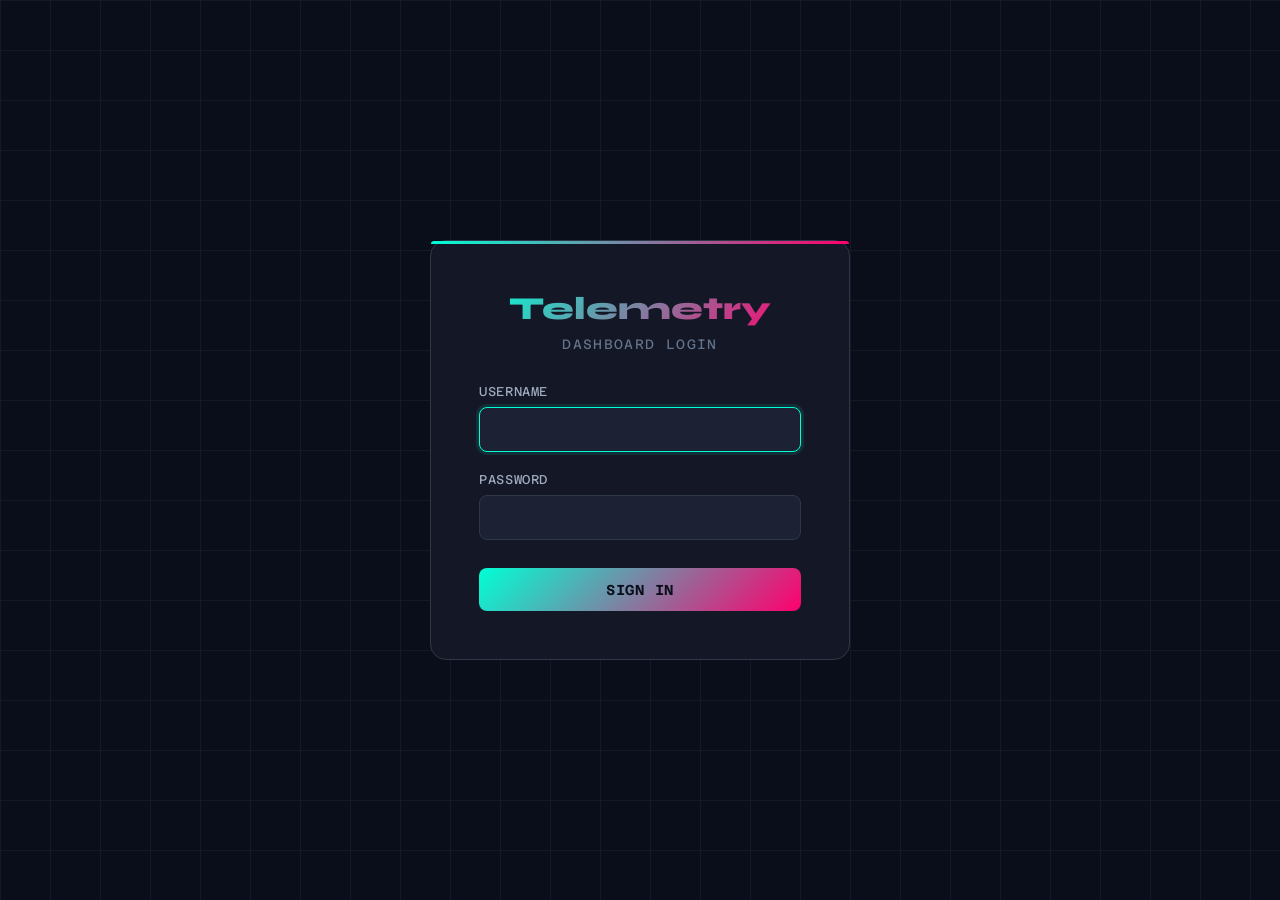
<file: static/login.html>
<!DOCTYPE html>
<html lang="en">
<head>
    <meta charset="UTF-8">
    <meta name="viewport" content="width=device-width, initial-scale=1.0">
    <title>Login — Chatbot Telemetry</title>
    <link rel="preconnect" href="https://fonts.googleapis.com">
    <link rel="preconnect" href="https://fonts.gstatic.com" crossorigin>
    <link href="https://fonts.googleapis.com/css2?family=Azeret+Mono:wght@400;500;600;700&family=Syne:wght@600;700;800&display=swap" rel="stylesheet">
    <style>
        :root {
            --bg-primary: #0a0e1a;
            --bg-secondary: #141826;
            --bg-tertiary: #1c2233;
            --accent-cyan: #00ffd5;
            --accent-magenta: #ff006e;
            --text-primary: #e8edf4;
            --text-secondary: #a0aec0;
            --text-dim: #64748b;
            --border: #2d3748;
            --shadow: rgba(0, 255, 213, 0.1);
            --error-red: #ff4444;
        }

        * { margin: 0; padding: 0; box-sizing: border-box; }

        body {
            font-family: 'Azeret Mono', monospace;
            background: var(--bg-primary);
            color: var(--text-primary);
            min-height: 100vh;
            display: flex;
            align-items: center;
            justify-content: center;
        }

        body::before {
            content: '';
            position: fixed;
            top: 0; left: 0;
            width: 100%; height: 100%;
            background-image:
                linear-gradient(var(--border) 1px, transparent 1px),
                linear-gradient(90deg, var(--border) 1px, transparent 1px);
            background-size: 50px 50px;
            opacity: 0.3;
            z-index: 0;
        }

        .login-card {
            position: relative;
            z-index: 1;
            background: var(--bg-secondary);
            border: 1px solid var(--border);
            border-radius: 16px;
            padding: 3rem;
            width: 100%;
            max-width: 420px;
            animation: fadeIn 0.6s ease-out;
        }

        @keyframes fadeIn {
            from { opacity: 0; transform: translateY(20px); }
            to { opacity: 1; transform: translateY(0); }
        }

        .login-card::before {
            content: '';
            position: absolute;
            top: 0; left: 0;
            width: 100%; height: 3px;
            background: linear-gradient(90deg, var(--accent-cyan), var(--accent-magenta));
            border-radius: 16px 16px 0 0;
        }

        h1 {
            font-family: 'Syne', sans-serif;
            font-size: 2rem;
            font-weight: 800;
            background: linear-gradient(135deg, var(--accent-cyan), var(--accent-magenta));
            -webkit-background-clip: text;
            -webkit-text-fill-color: transparent;
            background-clip: text;
            margin-bottom: 0.5rem;
            text-align: center;
        }

        .subtitle {
            font-size: 0.85rem;
            color: var(--text-dim);
            text-align: center;
            margin-bottom: 2rem;
            text-transform: uppercase;
            letter-spacing: 0.1em;
        }

        .form-group {
            margin-bottom: 1.25rem;
        }

        label {
            display: block;
            font-size: 0.8rem;
            color: var(--text-secondary);
            text-transform: uppercase;
            letter-spacing: 0.05em;
            margin-bottom: 0.5rem;
        }

        input {
            width: 100%;
            background: var(--bg-tertiary);
            border: 1px solid var(--border);
            border-radius: 8px;
            padding: 0.85rem 1rem;
            color: var(--text-primary);
            font-family: 'Azeret Mono', monospace;
            font-size: 0.9rem;
            transition: all 0.3s ease;
        }

        input:focus {
            outline: none;
            border-color: var(--accent-cyan);
            box-shadow: 0 0 0 3px rgba(0, 255, 213, 0.1);
        }

        button {
            width: 100%;
            background: linear-gradient(135deg, var(--accent-cyan), var(--accent-magenta));
            border: none;
            border-radius: 8px;
            padding: 0.85rem;
            color: var(--bg-primary);
            font-family: 'Azeret Mono', monospace;
            font-size: 0.9rem;
            font-weight: 600;
            text-transform: uppercase;
            letter-spacing: 0.05em;
            cursor: pointer;
            transition: all 0.3s ease;
            margin-top: 0.5rem;
        }

        button:hover {
            transform: translateY(-2px);
            box-shadow: 0 8px 24px rgba(0, 255, 213, 0.3);
        }

        button:active { transform: translateY(0); }

        .error-message {
            background: rgba(255, 68, 68, 0.15);
            border: 1px solid var(--error-red);
            border-radius: 8px;
            padding: 0.75rem 1rem;
            color: var(--error-red);
            font-size: 0.85rem;
            margin-bottom: 1.25rem;
            text-align: center;
        }

        button:focus-visible {
            outline: 2px solid var(--accent-cyan);
            outline-offset: 3px;
        }
        @media (prefers-reduced-motion: reduce) {
            .login-card { animation: none; }
            input, button { transition: none; }
        }
    </style>
</head>
<body>
    <div class="login-card">
        <h1>Telemetry</h1>
        <p class="subtitle">Dashboard Login</p>
        <!--ERROR_PLACEHOLDER-->
        <form method="POST" action="/login">
            <div class="form-group">
                <label for="username">Username</label>
                <input type="text" id="username" name="username" required autocomplete="username" autofocus>
            </div>
            <div class="form-group">
                <label for="password">Password</label>
                <input type="password" id="password" name="password" required autocomplete="current-password">
            </div>
            <button type="submit">Sign In</button>
        </form>
    </div>
</body>
</html>
</file>
